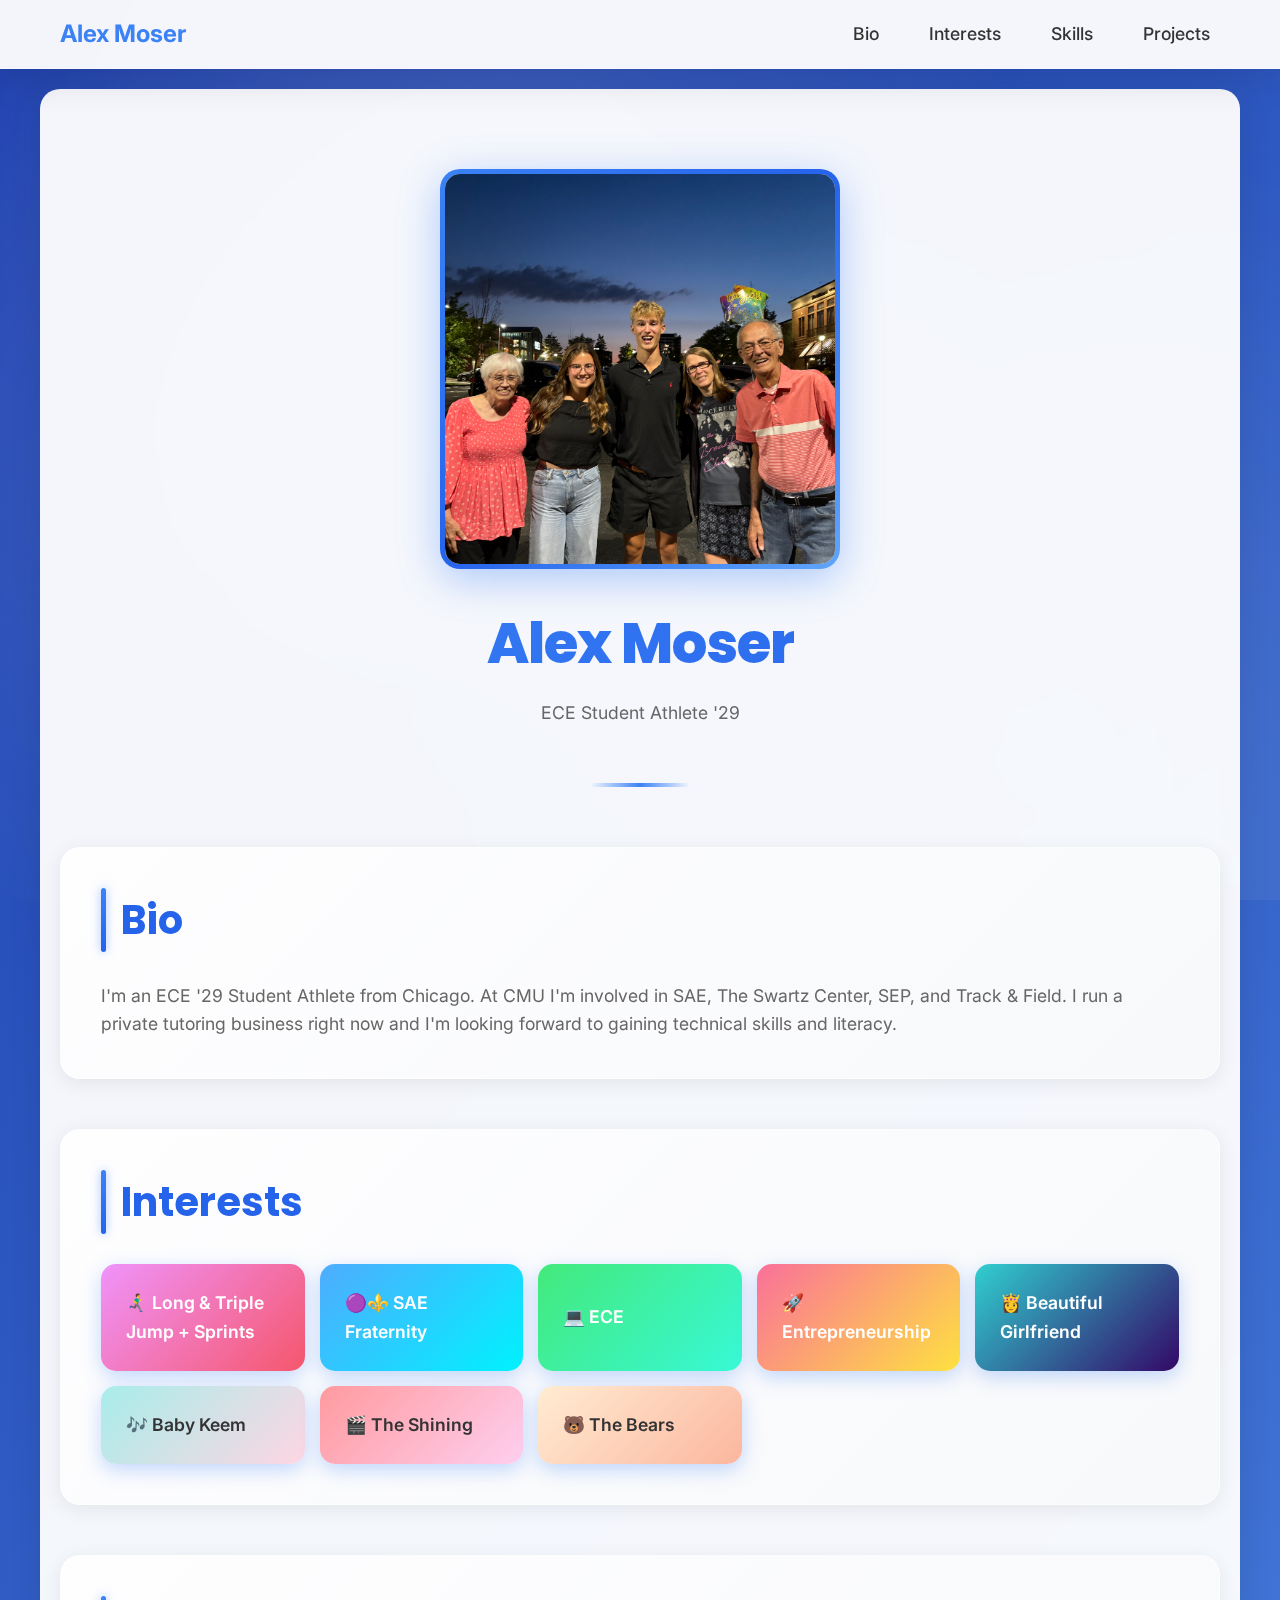
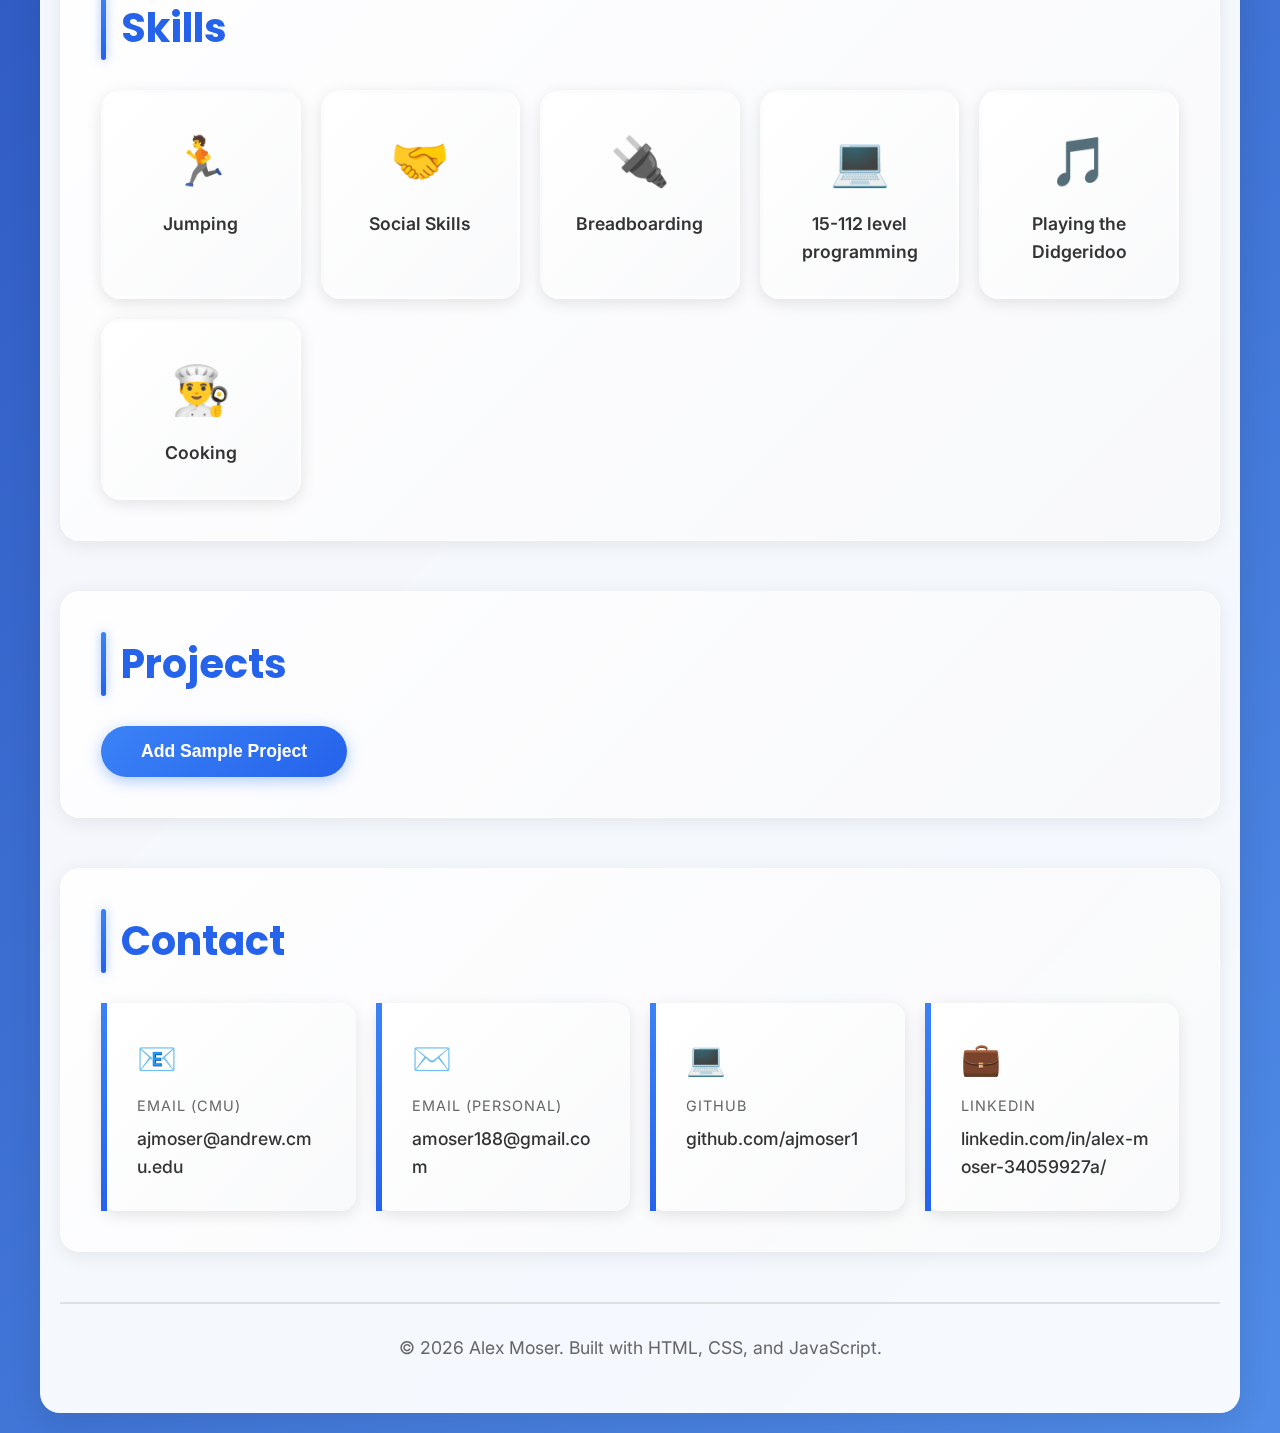
<file: index.html>
<!DOCTYPE html>
<!-- 
  HTML BASICS:
  - This is the document type declaration. It tells the browser this is HTML5.
  - Everything between <html> and </html> is your webpage content.
-->
<html lang="en">
<head>
    <!-- 
      THE <head> SECTION:
      - Contains metadata (information about the page, not visible content)
      - Links to CSS, JavaScript, and other resources
      - Sets the page title (shown in browser tab)
    -->
    <meta charset="UTF-8">
    <!-- UTF-8 is the character encoding - allows special characters and emojis -->
    
    <meta name="viewport" content="width=device-width, initial-scale=1.0">
    <!-- Makes the site responsive - works on mobile, tablet, and desktop -->
    
    <title>Moser Portfolio</title>
    
    <!-- Google Fonts for modern typography -->
    <link rel="preconnect" href="https://fonts.googleapis.com">
    <link rel="preconnect" href="https://fonts.gstatic.com" crossorigin>
    <link href="https://fonts.googleapis.com/css2?family=Inter:wght@300;400;500;600;700;800&family=Poppins:wght@400;500;600;700;800&display=swap" rel="stylesheet">
    <!-- This appears in the browser tab -->
    
    <!-- 
      CSS (Cascading Style Sheets):
      - Styles define HOW your content looks (colors, fonts, layout, spacing)
      - We're using a <style> tag to embed CSS directly in the HTML
      - You could also put this in a separate .css file and link it with:
        <link rel="stylesheet" href="styles.css">
    -->
    <style>
        /* 
          CSS SYNTAX:
          - Comments use /* */   /*
          - selector { property: value; }
          - Example: h1 { color: blue; } means "make all h1 headings blue"
        */
        
        /* 
          RESET & BASE STYLES:
          - * is a universal selector (applies to all elements)
          - margin: 0 and padding: 0 remove default browser spacing
          - box-sizing: border-box makes sizing calculations easier
        */
        * {
            margin: 0;
            padding: 0;
            box-sizing: border-box;
        }
        
        /* 
          BODY STYLING:
          - The <body> contains all visible content
          - font-family: defines which fonts to use (with fallbacks)
          - line-height: spacing between lines of text (1.6 = 60% extra space)
          - color: text color
          - background: page background
        */
        html {
            scroll-behavior: smooth;
            scroll-padding-top: 111px;
            /* Adds space at top when scrolling to sections, accounting for nav bar */
            /* This centers sections better when clicking nav links */
        }
        
        body {
            font-family: 'Inter', 'Segoe UI', Tahoma, Geneva, Verdana, sans-serif;
            line-height: 1.6;
            color: #333;
            background: linear-gradient(-45deg, #3b82f6, #2563eb, #60a5fa, #1e40af);
            background-size: 400% 400%;
            animation: gradientShift 15s ease infinite;
            min-height: 100vh;
            position: relative;
            overflow-x: hidden;
        }
        
        /* Animated gradient background */
        @keyframes gradientShift {
            0% { background-position: 0% 50%; }
            50% { background-position: 100% 50%; }
            100% { background-position: 0% 50%; }
        }
        
        /* Floating particles effect */
        body::before {
            content: '';
            position: fixed;
            top: 0;
            left: 0;
            width: 100%;
            height: 100%;
            background-image: 
                radial-gradient(circle at 20% 50%, rgba(255,255,255,0.1) 0%, transparent 50%),
                radial-gradient(circle at 80% 80%, rgba(255,255,255,0.1) 0%, transparent 50%),
                radial-gradient(circle at 40% 20%, rgba(255,255,255,0.1) 0%, transparent 50%);
            animation: float 20s ease-in-out infinite;
            pointer-events: none;
            z-index: 0;
        }
        
        @keyframes float {
            0%, 100% { transform: translateY(0px) rotate(0deg); }
            50% { transform: translateY(-20px) rotate(5deg); }
        }
        
        /* 
          CONTAINER:
          - max-width: limits how wide content can be (better readability)
          - margin: 0 auto centers the container horizontally
          - padding: adds space inside the container
          - background: white background for content area
        */
        .container {
            max-width: 1200px;
            margin: 0 auto;
            padding: 20px;
            background: rgba(255, 255, 255, 0.95);
            backdrop-filter: blur(10px);
            box-shadow: 0 8px 32px rgba(0,0,0,0.1);
            border-radius: 20px;
            position: relative;
            z-index: 1;
            margin-top: 20px;
            margin-bottom: 20px;
        }
        
        /* 
          NAVIGATION BAR:
          - Fixed at the top of the page
          - Stays visible when scrolling
          - Contains links to different sections
        */
        nav {
            position: sticky;
            top: 0;
            background: rgba(255, 255, 255, 0.9);
            backdrop-filter: blur(20px);
            box-shadow: 0 4px 30px rgba(0,0,0,0.1);
            z-index: 1000;
            padding: 15px 0;
            margin-bottom: 20px;
            width: 100%;
            border-bottom: 1px solid rgba(255,255,255,0.2);
            transition: all 0.3s ease;
        }
        
        nav:hover {
            background: rgba(255, 255, 255, 0.95);
            box-shadow: 0 6px 40px rgba(0,0,0,0.15);
        }
        
        .nav-container {
            max-width: 1200px;
            margin: 0 auto;
            padding: 0 20px;
            display: flex;
            justify-content: space-between;
            align-items: center;
        }
        
        .nav-links {
            display: flex;
            list-style: none;
            gap: 30px;
            margin: 0;
            padding: 0;
        }
        
        .nav-links li {
            margin: 0;
            padding: 0;
            background: none;
            border-radius: 0;
            transition: none;
        }
        
        .nav-links li:hover {
            transform: none;
            box-shadow: none;
        }
        
        .nav-links a {
            color: #333;
            text-decoration: none;
            font-weight: 500;
            font-size: 1.1em;
            transition: color 0.3s;
            padding: 5px 10px;
        }
        
        .nav-links a:hover {
            color: #3b82f6;
        }
        
        .nav-logo {
            font-size: 1.5em;
            font-weight: bold;
            color: #3b82f6;
            text-decoration: none;
        }
        
        /* 
          HEADER SECTION:
          - text-align: centers the text
          - padding: adds space around content (top/bottom left/right)
          - border-bottom: adds a line under the header
        */
        header {
            text-align: center;
            padding: 60px 20px;
            margin-bottom: 60px;
            position: relative;
            animation: fadeInUp 1s ease-out;
        }
        
        header::after {
            content: '';
            position: absolute;
            bottom: 0;
            left: 50%;
            transform: translateX(-50%);
            width: 100px;
            height: 4px;
            background: linear-gradient(90deg, transparent, #3b82f6, transparent);
            border-radius: 2px;
        }
        
        @keyframes fadeInUp {
            from {
                opacity: 0;
                transform: translateY(30px);
            }
            to {
                opacity: 1;
                transform: translateY(0);
            }
        }
        
        /* 
          PROFILE IMAGE:
          - Rectangular profile picture
          - Responsive sizing
          - Nice shadow effect
        */
        .profile-img {
            width: 400px;
            height: 400px;
            border-radius: 20px;
            object-fit: cover;
            border: 5px solid transparent;
            background: linear-gradient(white, white) padding-box,
                        linear-gradient(135deg, #3b82f6, #2563eb, #60a5fa) border-box;
            box-shadow: 0 10px 40px rgba(59, 130, 246, 0.4),
                        0 0 0 10px rgba(255,255,255,0.1);
            margin-bottom: 30px;
            display: block;
            margin-left: auto;
            margin-right: auto;
            transition: all 0.4s ease;
            animation: floatImage 6s ease-in-out infinite;
        }
        
        .profile-img:hover {
            transform: scale(1.05) rotate(2deg);
            box-shadow: 0 15px 50px rgba(59, 130, 246, 0.5),
                        0 0 0 15px rgba(255,255,255,0.2);
        }
        
        @keyframes floatImage {
            0%, 100% { transform: translateY(0px); }
            50% { transform: translateY(-10px); }
        }
        
        /* 
          HEADING STYLES:
          - h1 is the main heading (largest)
          - color: sets text color
          - margin-bottom: adds space below the heading
        */
        h1 {
            font-family: 'Poppins', sans-serif;
            background: linear-gradient(135deg, #3b82f6 0%, #2563eb 50%, #60a5fa 100%);
            background-size: 200% auto;
            -webkit-background-clip: text;
            -webkit-text-fill-color: transparent;
            background-clip: text;
            font-size: 3.5em;
            font-weight: 800;
            margin-bottom: 10px;
            animation: gradientText 3s ease infinite;
            letter-spacing: -1px;
        }
        
        @keyframes gradientText {
            0%, 100% { background-position: 0% center; }
            50% { background-position: 100% center; }
        }
        
        /* 
          PARAGRAPH STYLING:
          - font-size: sets text size
          - color: slightly gray for less emphasis
        */
        p {
            font-size: 1.1em;
            color: #666;
        }
        
        /* 
          SECTION STYLING:
          - Sections are logical divisions of content
          - margin-bottom: adds space between sections
        */
        section {
            margin-bottom: 50px;
            padding: 40px;
            background: linear-gradient(135deg, rgba(255,255,255,0.9) 0%, rgba(248,249,250,0.9) 100%);
            border-radius: 20px;
            box-shadow: 0 4px 20px rgba(0,0,0,0.08);
            border: 1px solid rgba(255,255,255,0.5);
            transition: all 0.4s ease;
            opacity: 1;
            transform: translateY(0);
        }
        
        section:hover {
            transform: translateY(-5px);
            box-shadow: 0 8px 30px rgba(59, 130, 246, 0.2);
        }
        
        /* 
          SECTION HEADINGS:
          - h2 is a subheading (smaller than h1)
          - border-left: adds a colored bar on the left
          - padding-left: adds space between border and text
        */
        h2 {
            font-family: 'Poppins', sans-serif;
            color: #2563eb;
            font-size: 2.5em;
            font-weight: 700;
            margin-bottom: 30px;
            position: relative;
            padding-left: 20px;
        }
        
        h2::before {
            content: '';
            position: absolute;
            left: 0;
            top: 0;
            bottom: 0;
            width: 5px;
            background: linear-gradient(180deg, #3b82f6, #2563eb);
            border-radius: 3px;
            box-shadow: 0 0 10px rgba(59, 130, 246, 0.5);
        }
        
        /* 
          LISTS:
          - list-style: none removes default bullet points
          - We'll add custom styling instead
        */
        ul {
            list-style: none;
            padding: 0;
        }
        
        /* 
          INTERESTS SECTION - Colorful Badge Style
        */
        .interests-grid {
            display: grid;
            grid-template-columns: repeat(auto-fit, minmax(200px, 1fr));
            gap: 15px;
        }
        
        .interest-badge {
            display: flex;
            align-items: center;
            padding: 25px;
            background: linear-gradient(135deg, #3b82f6 0%, #2563eb 100%);
            color: white;
            border-radius: 15px;
            font-weight: 600;
            font-size: 1.1em;
            transition: all 0.4s cubic-bezier(0.175, 0.885, 0.32, 1.275);
            box-shadow: 0 6px 20px rgba(59, 130, 246, 0.3);
            position: relative;
            overflow: hidden;
            opacity: 1;
            transform: translateY(0);
        }
        
        .interest-badge::before {
            content: '';
            position: absolute;
            top: 0;
            left: -100%;
            width: 100%;
            height: 100%;
            background: linear-gradient(90deg, transparent, rgba(255,255,255,0.2), transparent);
            transition: left 0.5s;
        }
        
        .interest-badge:hover::before {
            left: 100%;
        }
        
        .interest-badge:hover {
            transform: translateY(-8px) scale(1.05);
            box-shadow: 0 12px 30px rgba(59, 130, 246, 0.5);
        }
        
        .interest-badge:nth-child(1) {
            background: linear-gradient(135deg, #f093fb 0%, #f5576c 100%);
        }
        
        .interest-badge:nth-child(2) {
            background: linear-gradient(135deg, #4facfe 0%, #00f2fe 100%);
        }
        
        .interest-badge:nth-child(3) {
            background: linear-gradient(135deg, #43e97b 0%, #38f9d7 100%);
        }
        
        .interest-badge:nth-child(4) {
            background: linear-gradient(135deg, #fa709a 0%, #fee140 100%);
        }
        
        .interest-badge:nth-child(5) {
            background: linear-gradient(135deg, #30cfd0 0%, #330867 100%);
        }
        
        .interest-badge:nth-child(6) {
            background: linear-gradient(135deg, #a8edea 0%, #fed6e3 100%);
            color: #333;
        }
        
        .interest-badge:nth-child(7) {
            background: linear-gradient(135deg, #ff9a9e 0%, #fecfef 100%);
            color: #333;
        }
        
        .interest-badge:nth-child(8) {
            background: linear-gradient(135deg, #ffecd2 0%, #fcb69f 100%);
            color: #333;
        }
        
        /* 
          SKILLS SECTION - Icon Card Style
        */
        .skills-grid {
            display: grid;
            grid-template-columns: repeat(auto-fit, minmax(180px, 1fr));
            gap: 20px;
        }
        
        .skill-card {
            background: linear-gradient(135deg, rgba(255,255,255,0.95) 0%, rgba(248,249,250,0.95) 100%);
            padding: 30px;
            border-radius: 20px;
            text-align: center;
            border: 3px solid transparent;
            transition: all 0.4s cubic-bezier(0.175, 0.885, 0.32, 1.275);
            box-shadow: 0 4px 15px rgba(0,0,0,0.1);
            position: relative;
            overflow: hidden;
            opacity: 1;
            transform: translateY(0);
        }
        
        .skill-card::before {
            content: '';
            position: absolute;
            top: -50%;
            left: -50%;
            width: 200%;
            height: 200%;
            background: radial-gradient(circle, rgba(59, 130, 246, 0.1) 0%, transparent 70%);
            opacity: 0;
            transition: opacity 0.4s;
        }
        
        .skill-card::after {
            content: '';
            position: absolute;
            top: -3px;
            left: -3px;
            right: -3px;
            bottom: -3px;
            border-radius: 20px;
            background: linear-gradient(135deg, #3b82f6, #2563eb, #60a5fa);
            z-index: -1;
            opacity: 0;
            transition: opacity 0.4s;
        }
        
        .skill-card:hover::before {
            opacity: 1;
        }
        
        .skill-card:hover::after {
            opacity: 1;
        }
        
        .skill-card:hover {
            transform: translateY(-12px) scale(1.05);
            box-shadow: 0 15px 40px rgba(59, 130, 246, 0.4);
        }
        
        .skill-icon {
            transition: transform 0.4s ease;
        }
        
        .skill-card:hover .skill-icon {
            transform: scale(1.2) rotate(5deg);
        }
        
        .skill-icon {
            font-size: 3em;
            margin-bottom: 10px;
            display: block;
        }
        
        .skill-name {
            font-weight: 600;
            color: #333;
            font-size: 1.1em;
        }
        
        /* 
          CONTACT SECTION - Clickable Card Style
        */
        .contact-grid {
            display: grid;
            grid-template-columns: repeat(auto-fit, minmax(250px, 1fr));
            gap: 20px;
        }
        
        .contact-card {
            background: linear-gradient(135deg, rgba(255,255,255,0.95) 0%, rgba(248,249,250,0.95) 100%);
            padding: 30px;
            border-radius: 15px;
            border-left: 6px solid;
            border-image: linear-gradient(180deg, #3b82f6, #2563eb) 1;
            transition: all 0.4s cubic-bezier(0.175, 0.885, 0.32, 1.275);
            box-shadow: 0 4px 15px rgba(0,0,0,0.1);
            cursor: pointer;
            position: relative;
            overflow: hidden;
            opacity: 1;
            transform: translateX(0);
        }
        
        .contact-card::before {
            content: '';
            position: absolute;
            top: 0;
            left: -100%;
            width: 100%;
            height: 100%;
            background: linear-gradient(90deg, transparent, rgba(59, 130, 246, 0.1), transparent);
            transition: left 0.5s;
        }
        
        .contact-card:hover::before {
            left: 100%;
        }
        
        .contact-card:hover {
            transform: translateX(15px) scale(1.02);
            box-shadow: 0 10px 30px rgba(59, 130, 246, 0.4);
            border-left-width: 10px;
            background: linear-gradient(135deg, rgba(255,255,255,1) 0%, rgba(248,249,250,1) 100%);
        }
        
        .contact-icon {
            transition: transform 0.4s ease;
        }
        
        .contact-card:hover .contact-icon {
            transform: scale(1.2) rotate(-5deg);
        }
        
        .contact-icon {
            font-size: 2em;
            margin-bottom: 10px;
            display: block;
        }
        
        .contact-label {
            font-size: 0.9em;
            color: #666;
            text-transform: uppercase;
            letter-spacing: 1px;
            margin-bottom: 8px;
        }
        
        .contact-value {
            font-size: 1.1em;
            color: #333;
            font-weight: 500;
            word-break: break-all;
        }
        
        .contact-card a {
            color: #3b82f6;
            text-decoration: none;
        }
        
        .contact-card a:hover {
            text-decoration: underline;
        }
        
        /* 
          LEGACY LIST STYLING (for any remaining lists)
        */
        li {
            display: flex;
            align-items: center;
            padding: 15px;
            margin-bottom: 10px;
            background: white;
            border-radius: 5px;
            transition: transform 0.2s, box-shadow 0.2s;
        }
        
        li:hover {
            transform: scale(1.05);
            box-shadow: 0 4px 8px rgba(0,0,0,0.1);
        }
        
        /* 
          PROJECTS GRID:
          - display: grid creates a grid layout
          - grid-template-columns: defines column widths
          - repeat(auto-fit, minmax(...)) makes it responsive
          - gap: space between grid items
        */
        .projects-grid {
            display: grid;
            grid-template-columns: repeat(auto-fit, minmax(300px, 1fr));
            gap: 20px;
        }
        
        /* 
          PROJECT CARD:
          - Individual project containers
          - padding: internal spacing
          - background: card background
          - border-radius: rounded corners
          - cursor: pointer shows it's clickable
        */
        .project-card {
            padding: 30px;
            background: linear-gradient(135deg, rgba(255,255,255,0.95) 0%, rgba(248,249,250,0.95) 100%);
            border-radius: 15px;
            border: 2px solid transparent;
            background-clip: padding-box;
            cursor: pointer;
            transition: all 0.4s cubic-bezier(0.175, 0.885, 0.32, 1.275);
            position: relative;
            overflow: hidden;
            opacity: 1;
            transform: translateY(0);
        }
        
        .project-card::before {
            content: '';
            position: absolute;
            top: 0;
            left: -100%;
            width: 100%;
            height: 100%;
            background: linear-gradient(90deg, transparent, rgba(59, 130, 246, 0.1), transparent);
            transition: left 0.5s;
        }
        
        .project-card:hover::before {
            left: 100%;
        }
        
        .project-card:hover {
            border-color: #3b82f6;
            transform: translateY(-10px) scale(1.02);
            box-shadow: 0 15px 40px rgba(59, 130, 246, 0.3);
            background: linear-gradient(135deg, rgba(255,255,255,1) 0%, rgba(248,249,250,1) 100%);
        }
        
        /* 
          BUTTON STYLING:
          - display: inline-block allows width/height control
          - padding: internal spacing
          - background: button color
          - color: text color
          - border: none removes default border
          - border-radius: rounded corners
          - cursor: pointer shows it's clickable
        */
        button {
            display: inline-block;
            padding: 15px 40px;
            background: linear-gradient(135deg, #3b82f6 0%, #2563eb 100%);
            color: white;
            border: none;
            border-radius: 50px;
            font-size: 1.1em;
            font-weight: 600;
            cursor: pointer;
            transition: all 0.3s ease;
            box-shadow: 0 4px 15px rgba(59, 130, 246, 0.4);
            position: relative;
            overflow: hidden;
        }
        
        button::before {
            content: '';
            position: absolute;
            top: 50%;
            left: 50%;
            width: 0;
            height: 0;
            border-radius: 50%;
            background: rgba(255,255,255,0.3);
            transform: translate(-50%, -50%);
            transition: width 0.6s, height 0.6s;
        }
        
        button:hover::before {
            width: 300px;
            height: 300px;
        }
        
        button:hover {
            transform: translateY(-3px);
            box-shadow: 0 8px 25px rgba(59, 130, 246, 0.5);
        }
        
        button:active {
            transform: translateY(-1px);
        }
        
        /* 
          FOOTER:
          - text-align: centers content
          - padding: adds space
          - margin-top: space above footer
          - border-top: line above footer
        */
        footer {
            text-align: center;
            padding: 30px;
            margin-top: 50px;
            border-top: 2px solid #e0e0e0;
            color: #666;
        }
        
        /* 
          RESPONSIVE DESIGN:
          - @media queries apply styles only at certain screen sizes
          - This makes the site work well on mobile devices
        */
        @media (max-width: 768px) {
            /* When screen is 768px or smaller (tablets/phones) */
            h1 {
                font-size: 2em;
            }
            
            .projects-grid {
                grid-template-columns: 1fr;
                /* Single column on mobile */
            }
            
            section {
                padding: 20px;
            }
            
            .nav-links {
                gap: 15px;
            }
            
            .nav-links a {
                font-size: 0.9em;
            }
            
            .nav-logo {
                font-size: 1.2em;
            }
            
            .profile-img {
                width: 200px;
                height: 200px;
            }
            
            h1 {
                font-size: 2.5em;
            }
            
            h2 {
                font-size: 2em;
            }
            
            .interests-grid {
                grid-template-columns: 1fr;
            }
            
            .skills-grid {
                grid-template-columns: repeat(2, 1fr);
            }
            
            .contact-grid {
                grid-template-columns: 1fr;
            }
            
            section {
                padding: 25px;
            }
        }
    </style>
</head>

<body>
    <!-- 
      THE <body> SECTION:
      - Contains all visible content on your webpage
      - Everything users see goes here
    -->
    
    <!-- 
      NAVIGATION BAR:
      - <nav> is a semantic HTML5 element for navigation
      - Contains links to different sections of the page
      - Stays at the top when scrolling (sticky positioning)
    -->
    <nav>
        <div class="nav-container">
            <a href="#" class="nav-logo">Alex Moser</a>
            <ul class="nav-links">
                <li><a href="#about">Bio</a></li>
                <li><a href="#facts">Interests</a></li>
                <li><a href="#skills">Skills</a></li>
                <li><a href="#projects">Projects</a></li>
                
            </ul>
        </div>
    </nav>
    
    <div class="container">
        <!-- 
          DIV ELEMENTS:
          - <div> is a container element (doesn't have meaning, just groups content)
          - class="container" lets us style it with CSS (.container)
          - Classes can be reused multiple times
        -->
        
        <!-- 
          HEADER:
          - <header> is a semantic HTML5 element (has meaning)
          - Semantic elements help with accessibility and SEO
        -->
        <header>
            <!-- 
              PROFILE IMAGE:
              - Replace "your-image.jpg" with your actual image filename
              - Place your image file in the same folder as index.html
              - Supported formats: .jpg, .jpeg, .png, .gif, .webp
            -->
            <img src="profile.jpg" alt="Alex Moser" class="profile-img">
            
            <h1>Alex Moser</h1>
            <!-- 
              HEADINGS:
              - h1 is the main title (use only one per page)
              - h2, h3, h4, h5, h6 are subheadings (in order of importance)
            -->
            <p>ECE Student Athlete '29</p>
            <!-- 
              PARAGRAPHS:
              - <p> tags contain text paragraphs
              - Browsers add spacing before/after paragraphs automatically
            -->
        </header>
        
        <!-- 
          ABOUT SECTION:
          - <section> is a semantic element for major content sections
          - id="about" gives it a unique identifier (useful for JavaScript)
        -->
        <section id="about">
            <h2>Bio</h2>
            <p>
                <!-- 
                  PLACEHOLDER TEXT:
                  - Replace this with your actual information
                  - You can add more paragraphs, links, images, etc.
                -->
                I'm an ECE '29 Student Athlete from Chicago. At CMU I'm involved in SAE, The Swartz Center, SEP, and Track & Field. I run a private tutoring business right now and I'm looking forward to gaining technical skills and literacy. 
                
            </p>
        </section>
        
        <!-- 
          FACTS & INTERESTS SECTION:
          - <ul> is an unordered list (bullet points)
          - <li> are list items (each bullet point)
        -->
        <section id="facts">
            <h2>Interests</h2>
            <div class="interests-grid">
                <div class="interest-badge">🏃‍♂️‍➡️ Long & Triple Jump + Sprints</div>
                <div class="interest-badge">🟣⚜️ SAE Fraternity</div>
                <div class="interest-badge">💻 ECE</div>
                <div class="interest-badge">🚀 Entrepreneurship</div>
                <div class="interest-badge">👸 Beautiful Girlfriend</div>
                <div class="interest-badge">🎶 Baby Keem</div>
                <div class="interest-badge">🎬 The Shining</div>
                <div class="interest-badge">🐻 The Bears</div>
            </div>
        </section>
        

        <section id="skills">
            <h2>Skills</h2>
            <div class="skills-grid">
                <div class="skill-card">
                    <span class="skill-icon">🏃</span>
                    <div class="skill-name">Jumping</div>
                </div>
                <div class="skill-card">
                    <span class="skill-icon">🤝</span>
                    <div class="skill-name">Social Skills</div>
                </div>
                <div class="skill-card">
                    <span class="skill-icon">🔌</span>
                    <div class="skill-name">Breadboarding</div>
                </div>
                <div class="skill-card">
                    <span class="skill-icon">💻</span>
                    <div class="skill-name">15-112 level programming</div>
                </div>
                <div class="skill-card">
                    <span class="skill-icon">🎵</span>
                    <div class="skill-name">Playing the Didgeridoo</div>
                </div>
                <div class="skill-card">
                    <span class="skill-icon">👨‍🍳</span>
                    <div class="skill-name">Cooking</div>
                </div>
            </div>
        </section>        
        <!-- 
          PROJECTS SECTION:
          - This section is ready for your future coding projects
          - Each project will be a card in a grid layout
        -->
        <section id="projects">
            <h2>Projects</h2>
            <p style="margin-bottom: 20px;">
                <!-- 
                  INLINE STYLES:
                  - style="..." applies CSS directly to one element
                  - Useful for one-off styling, but CSS in <style> tag is usually better
                -->
                
            </p>
            
            <!-- 
              BUTTON:
              - <button> creates a clickable button
              - onclick is a JavaScript event handler (runs code when clicked)
            -->
            <button onclick="addProject()">Add Sample Project</button>
            
            <!-- 
              DIV FOR PROJECTS:
              - This is where projects will be displayed
              - class="projects-grid" applies our grid CSS styling
            -->
            <div class="projects-grid" id="projects-container">
                <!-- Projects will be added here by JavaScript or manually -->
            </div>
        </section>


        <section id="contact">
            <h2>Contact</h2>
            <div class="contact-grid">
                <div class="contact-card" onclick="window.location.href='mailto:ajmoser@andrew.cmu.edu'">
                    <span class="contact-icon">📧</span>
                    <div class="contact-label">Email (CMU)</div>
                    <div class="contact-value">ajmoser@andrew.cmu.edu</div>
                </div>
                <div class="contact-card" onclick="window.location.href='mailto:amoser188@gmail.com'">
                    <span class="contact-icon">✉️</span>
                    <div class="contact-label">Email (Personal)</div>
                    <div class="contact-value">amoser188@gmail.com</div>
                </div>
                <div class="contact-card" onclick="window.open('https://github.com/ajmoser1', '_blank')">
                    <span class="contact-icon">💻</span>
                    <div class="contact-label">GitHub</div>
                    <div class="contact-value">github.com/ajmoser1</div>
                </div>
                <div class="contact-card" onclick="window.open('https://linkedin.com/in/alex-moser-34059927a/', '_blank')">
                    <span class="contact-icon">💼</span>
                    <div class="contact-label">LinkedIn</div>
                    <div class="contact-value">linkedin.com/in/alex-moser-34059927a/</div>
                </div>
            </div>
        </section>
        <!-- 
          FOOTER:
          - <footer> is a semantic element for footer content
          - Usually contains copyright, links, contact info
        -->
        <footer>
            <p>&copy; 2026 Alex Moser. Built with HTML, CSS, and JavaScript.</p>
            <!-- 
              HTML ENTITIES:
              - &copy; displays the copyright symbol ©
              - Other common ones: &nbsp; (space), &amp; (&), &lt; (<), &gt; (>)
            -->
        </footer>
    </div>
    
    <!-- 
      JAVASCRIPT:
      - <script> contains JavaScript code
      - JavaScript adds interactivity to your website
      - We're putting it at the bottom so HTML loads first
    -->
    <script>
        /* 
          JAVASCRIPT BASICS:
          - // for single-line comments
          - /* */ for multi-line comments
          - Functions are reusable blocks of code
          - Variables store data (let, const, var)
        */
        
        // Counter to track how many projects we've added
        let projectCount = 3; // Start at 3 since we have 3 placeholder projects
        
        /* 
          FUNCTION DEFINITION:
          - function keyword creates a function
          - addProject is the function name
          - Code inside { } runs when function is called
        */
        function addProject() {
            projectCount++;
            
            /* 
              DOM MANIPULATION:
              - document.getElementById() finds an element by its id
              - innerHTML lets us change the content inside an element
              - += adds to existing content (instead of replacing it)
            */
            const container = document.getElementById('projects-container');
            
            /* 
              TEMPLATE LITERALS:
              - Backticks (`) allow multi-line strings
              - ${} lets us insert variables/expressions
              - This creates HTML dynamically
            */
            container.innerHTML += `
                <div class="project-card" onclick="alert('Project ${projectCount} clicked!')">
                    <h3>Project ${projectCount}</h3>
                    <p>This is a sample project. Click to interact!</p>
                    <p><strong>Technologies:</strong> HTML, CSS, JavaScript</p>
                </div>
            `;
            
            /* 
              CONSOLE LOG:
              - console.log() outputs to browser's developer console
              - Great for debugging (press F12 to see console)
            */
            console.log(`Added project ${projectCount}`);
        }
        
        /* 
          EVENT LISTENERS:
          - This code runs when the page finishes loading
          - We can add initial projects or setup here
        */
        window.addEventListener('load', function() {
            console.log('Portfolio website loaded!');
            // Add three placeholder projects on page load
            const container = document.getElementById('projects-container');
            container.innerHTML = `
                <div class="project-card">
                    <h3>Project 1</h3>
                    <p>Project description goes here...</p>
                    <p><strong>Technologies:</strong> </p>
                </div>
                <div class="project-card">
                    <h3>Project 2</h3>
                    <p>Project description goes here...</p>
                    <p><strong>Technologies:</strong> </p>
                </div>
                <div class="project-card">
                    <h3>Project 3</h3>
                    <p>Project description goes here...</p>
                    <p><strong>Technologies:</strong> </p>
                </div>
            `;
            
            // Optional: Add subtle scroll animations (elements are already visible)
            const observerOptions = {
                threshold: 0.1,
                rootMargin: '0px 0px -50px 0px'
            };
            
            const observer = new IntersectionObserver(function(entries) {
                entries.forEach(entry => {
                    if (entry.isIntersecting) {
                        entry.target.style.opacity = '1';
                        entry.target.style.transform = entry.target.classList.contains('contact-card') ? 'translateX(0)' : 'translateY(0)';
                    }
                });
            }, observerOptions);
            
            // All elements are visible by default, observer just ensures smooth appearance
            document.querySelectorAll('.interest-badge, .skill-card, .contact-card, .project-card').forEach((el) => {
                observer.observe(el);
            });
        });
        
        /* 
          LEARNING TIP:
          - Try opening browser developer tools (F12 or right-click > Inspect)
          - Check the Console tab to see console.log() messages
          - Try modifying values and see what happens!
        */
    </script>
</body>
</html>
</file>
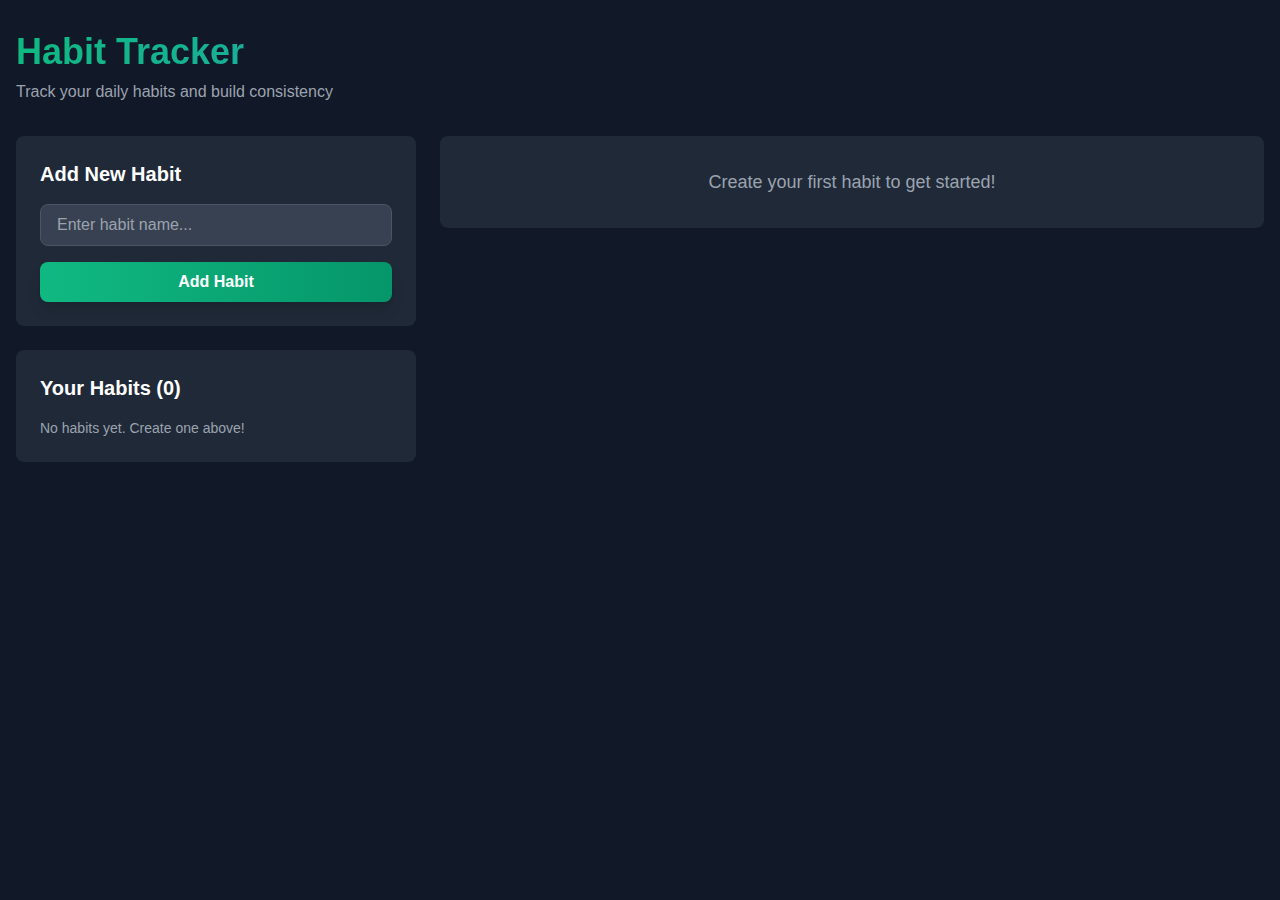
<file: habit-tracker-deploy/index.html>
<!DOCTYPE html>
<html lang="en">
  <head>
    <meta charset="UTF-8" />
    <meta name="viewport" content="width=device-width, initial-scale=1.0" />
    <title>Habit Tracker</title>
    <script type="module" crossorigin src="/habit-tracker/assets/index-fsxdv49O.js"></script>
    <link rel="stylesheet" crossorigin href="/habit-tracker/assets/index-B8A5CPb4.css">
  </head>
  <body>
    <div id="root"></div>
  </body>
</html>
</file>
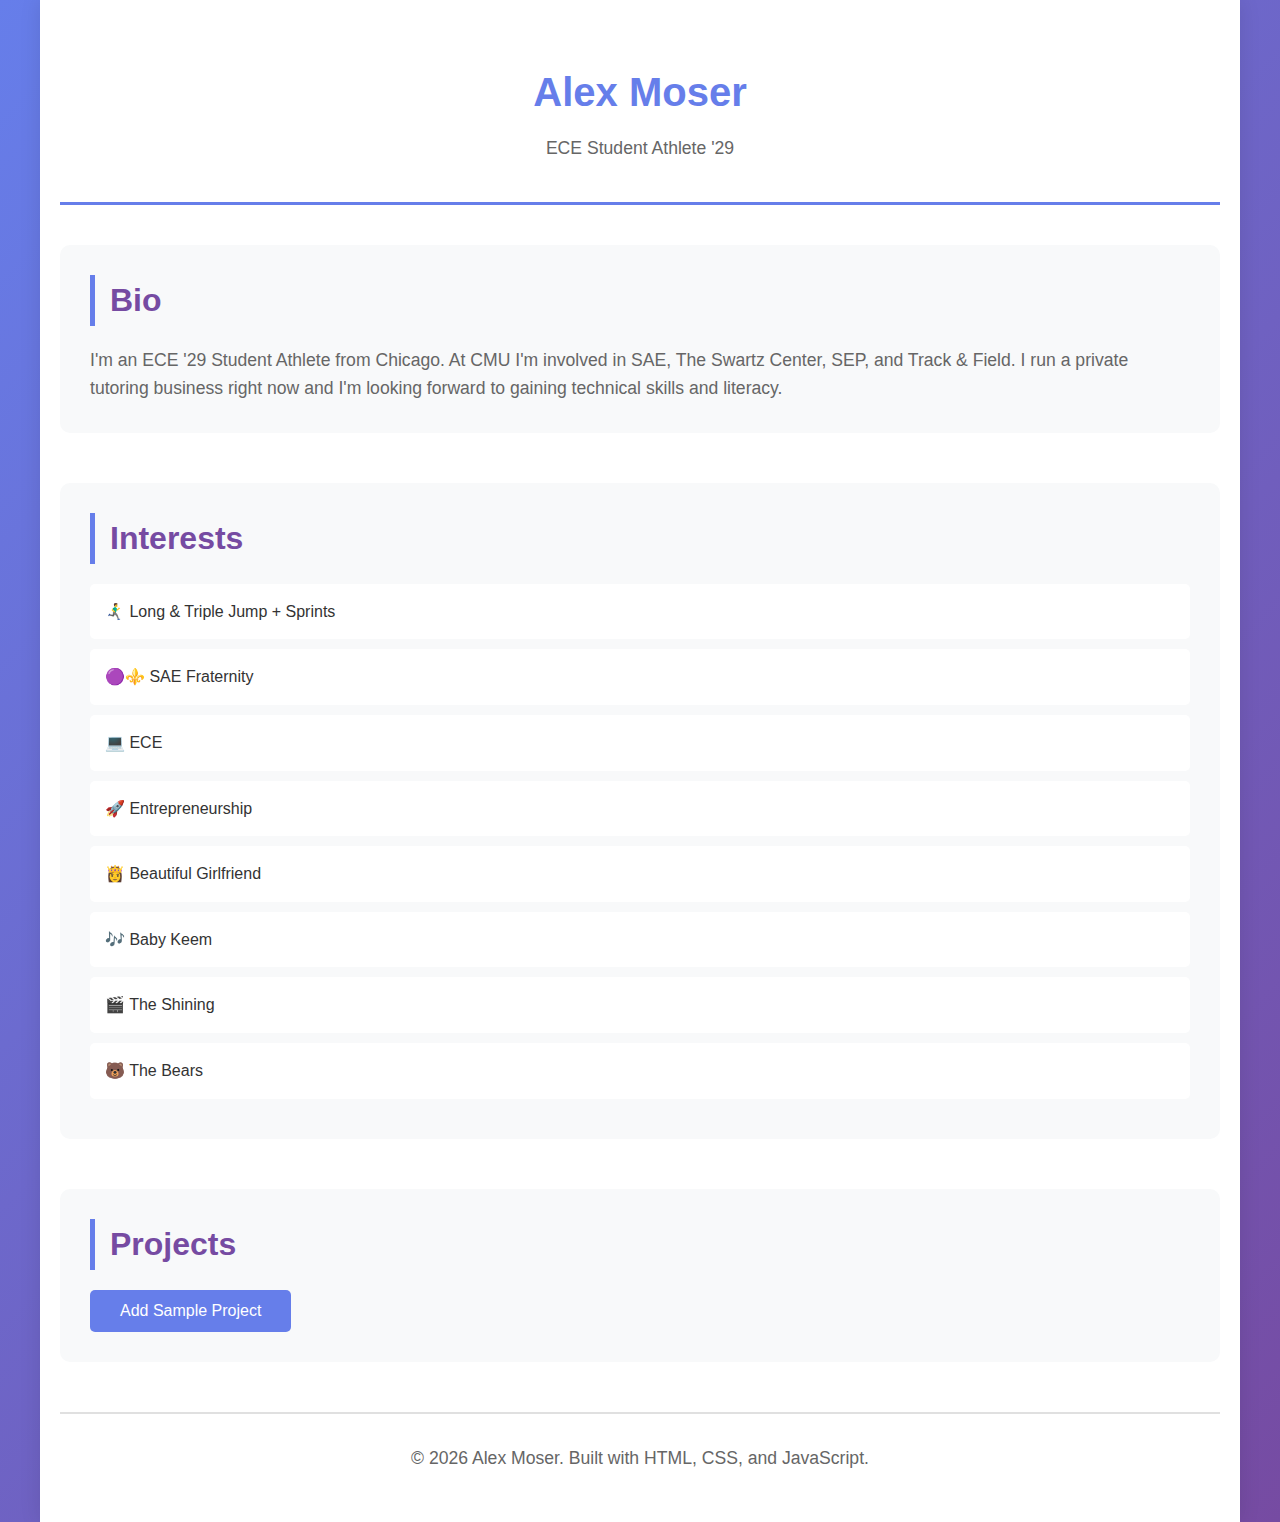
<file: main.html>
<!DOCTYPE html>
<!-- 
  HTML BASICS:
  - This is the document type declaration. It tells the browser this is HTML5.
  - Everything between <html> and </html> is your webpage content.
-->
<html lang="en">
<head>
    <!-- 
      THE <head> SECTION:
      - Contains metadata (information about the page, not visible content)
      - Links to CSS, JavaScript, and other resources
      - Sets the page title (shown in browser tab)
    -->
    <meta charset="UTF-8">
    <!-- UTF-8 is the character encoding - allows special characters and emojis -->
    
    <meta name="viewport" content="width=device-width, initial-scale=1.0">
    <!-- Makes the site responsive - works on mobile, tablet, and desktop -->
    
    <title>Moser Portfolio</title>
    <!-- This appears in the browser tab -->
    
    <!-- 
      CSS (Cascading Style Sheets):
      - Styles define HOW your content looks (colors, fonts, layout, spacing)
      - We're using a <style> tag to embed CSS directly in the HTML
      - You could also put this in a separate .css file and link it with:
        <link rel="stylesheet" href="styles.css">
    -->
    <style>
        /* 
          CSS SYNTAX:
          - Comments use /* */   /*
          - selector { property: value; }
          - Example: h1 { color: blue; } means "make all h1 headings blue"
        */
        
        /* 
          RESET & BASE STYLES:
          - * is a universal selector (applies to all elements)
          - margin: 0 and padding: 0 remove default browser spacing
          - box-sizing: border-box makes sizing calculations easier
        */
        * {
            margin: 0;
            padding: 0;
            box-sizing: border-box;
        }
        
        /* 
          BODY STYLING:
          - The <body> contains all visible content
          - font-family: defines which fonts to use (with fallbacks)
          - line-height: spacing between lines of text (1.6 = 60% extra space)
          - color: text color
          - background: page background
        */
        body {
            font-family: 'Segoe UI', Tahoma, Geneva, Verdana, sans-serif;
            line-height: 1.6;
            color: #333;
            background: linear-gradient(135deg, #667eea 0%, #764ba2 100%);
            /* linear-gradient creates a smooth color transition */
            min-height: 100vh;
            /* vh = viewport height, ensures page is at least full screen height */
        }
        
        /* 
          CONTAINER:
          - max-width: limits how wide content can be (better readability)
          - margin: 0 auto centers the container horizontally
          - padding: adds space inside the container
          - background: white background for content area
        */
        .container {
            max-width: 1200px;
            margin: 0 auto;
            padding: 20px;
            background: white;
            box-shadow: 0 0 20px rgba(0,0,0,0.1);
            /* box-shadow adds a subtle shadow effect */
        }
        
        /* 
          HEADER SECTION:
          - text-align: centers the text
          - padding: adds space around content (top/bottom left/right)
          - border-bottom: adds a line under the header
        */
        header {
            text-align: center;
            padding: 40px 20px;
            border-bottom: 3px solid #667eea;
            margin-bottom: 40px;
        }
        
        /* 
          HEADING STYLES:
          - h1 is the main heading (largest)
          - color: sets text color
          - margin-bottom: adds space below the heading
        */
        h1 {
            color: #667eea;
            font-size: 2.5em;
            margin-bottom: 10px;
        }
        
        /* 
          PARAGRAPH STYLING:
          - font-size: sets text size
          - color: slightly gray for less emphasis
        */
        p {
            font-size: 1.1em;
            color: #666;
        }
        
        /* 
          SECTION STYLING:
          - Sections are logical divisions of content
          - margin-bottom: adds space between sections
        */
        section {
            margin-bottom: 50px;
            padding: 30px;
            background: #f8f9fa;
            border-radius: 10px;
            /* border-radius rounds the corners */
        }
        
        /* 
          SECTION HEADINGS:
          - h2 is a subheading (smaller than h1)
          - border-left: adds a colored bar on the left
          - padding-left: adds space between border and text
        */
        h2 {
            color: #764ba2;
            font-size: 2em;
            margin-bottom: 20px;
            border-left: 5px solid #667eea;
            padding-left: 15px;
        }
        
        /* 
          LISTS:
          - list-style: none removes default bullet points
          - We'll add custom styling instead
        */
        ul {
            list-style: none;
            padding: 0;
        }
        
        /* 
          LIST ITEMS:
          - display: flex allows flexible layout
          - align-items: center vertically centers content
          - padding: adds space around each item
          - margin-bottom: space between items
          - background: light background for each item
          - border-radius: rounded corners
          - transition: smooth animation when hovering
        */
        li {
            display: flex;
            align-items: center;
            padding: 15px;
            margin-bottom: 10px;
            background: white;
            border-radius: 5px;
            transition: transform 0.2s, box-shadow 0.2s;
            /* transition creates smooth animations */
        }
        
        /* 
          HOVER EFFECT:
          - :hover is a pseudo-class (applies when mouse is over element)
          - transform: scale slightly enlarges the item
          - box-shadow: adds shadow on hover
        */
        li:hover {
            transform: scale(1.05);
            box-shadow: 0 4px 8px rgba(0,0,0,0.1);
        }
        
        /* 
          PROJECTS GRID:
          - display: grid creates a grid layout
          - grid-template-columns: defines column widths
          - repeat(auto-fit, minmax(...)) makes it responsive
          - gap: space between grid items
        */
        .projects-grid {
            display: grid;
            grid-template-columns: repeat(auto-fit, minmax(300px, 1fr));
            gap: 20px;
        }
        
        /* 
          PROJECT CARD:
          - Individual project containers
          - padding: internal spacing
          - background: card background
          - border-radius: rounded corners
          - cursor: pointer shows it's clickable
        */
        .project-card {
            padding: 20px;
            background: white;
            border-radius: 8px;
            border: 2px solid #e0e0e0;
            cursor: pointer;
            transition: all 0.3s;
        }
        
        .project-card:hover {
            border-color: #667eea;
            transform: translateY(-5px);
            /* translateY moves element up on hover */
            box-shadow: 0 6px 12px rgba(102, 126, 234, 0.2);
        }
        
        /* 
          BUTTON STYLING:
          - display: inline-block allows width/height control
          - padding: internal spacing
          - background: button color
          - color: text color
          - border: none removes default border
          - border-radius: rounded corners
          - cursor: pointer shows it's clickable
        */
        button {
            display: inline-block;
            padding: 12px 30px;
            background: #667eea;
            color: white;
            border: none;
            border-radius: 5px;
            font-size: 1em;
            cursor: pointer;
            transition: background 0.3s;
        }
        
        button:hover {
            background: #764ba2;
        }
        
        /* 
          FOOTER:
          - text-align: centers content
          - padding: adds space
          - margin-top: space above footer
          - border-top: line above footer
        */
        footer {
            text-align: center;
            padding: 30px;
            margin-top: 50px;
            border-top: 2px solid #e0e0e0;
            color: #666;
        }
        
        /* 
          RESPONSIVE DESIGN:
          - @media queries apply styles only at certain screen sizes
          - This makes the site work well on mobile devices
        */
        @media (max-width: 768px) {
            /* When screen is 768px or smaller (tablets/phones) */
            h1 {
                font-size: 2em;
            }
            
            .projects-grid {
                grid-template-columns: 1fr;
                /* Single column on mobile */
            }
            
            section {
                padding: 20px;
            }
        }
    </style>
</head>

<body>
    <!-- 
      THE <body> SECTION:
      - Contains all visible content on your webpage
      - Everything users see goes here
    -->
    
    <div class="container">
        <!-- 
          DIV ELEMENTS:
          - <div> is a container element (doesn't have meaning, just groups content)
          - class="container" lets us style it with CSS (.container)
          - Classes can be reused multiple times
        -->
        
        <!-- 
          HEADER:
          - <header> is a semantic HTML5 element (has meaning)
          - Semantic elements help with accessibility and SEO
        -->
        <header>
            <h1>Alex Moser</h1>
            <!-- 
              HEADINGS:
              - h1 is the main title (use only one per page)
              - h2, h3, h4, h5, h6 are subheadings (in order of importance)
            -->
            <p>ECE Student Athlete '29</p>
            <!-- 
              PARAGRAPHS:
              - <p> tags contain text paragraphs
              - Browsers add spacing before/after paragraphs automatically
            -->
        </header>
        
        <!-- 
          ABOUT SECTION:
          - <section> is a semantic element for major content sections
          - id="about" gives it a unique identifier (useful for JavaScript)
        -->
        <section id="about">
            <h2>Bio</h2>
            <p>
                <!-- 
                  PLACEHOLDER TEXT:
                  - Replace this with your actual information
                  - You can add more paragraphs, links, images, etc.
                -->
                I'm an ECE '29 Student Athlete from Chicago. At CMU I'm involved in SAE, The Swartz Center, SEP, and Track & Field. I run a private tutoring business right now and I'm looking forward to gaining technical skills and literacy. 
                
            </p>
        </section>
        
        <!-- 
          FACTS & INTERESTS SECTION:
          - <ul> is an unordered list (bullet points)
          - <li> are list items (each bullet point)
        -->
        <section id="facts">
            <h2>Interests</h2>
            <ul>
                <li>🏃‍♂️‍➡️ Long & Triple Jump + Sprints</li>
                <li>🟣⚜️ SAE Fraternity</li>
                <li>💻 ECE </li>
                <li>🚀 Entrepreneurship</li>
                <li>👸 Beautiful Girlfriend</li>
                <li>🎶 Baby Keem</li>
                <li>🎬 The Shining</li>
                <li>🐻 The Bears</li>
                
                <!-- 
                  EMOJIS:
                  - You can use emojis directly in HTML (UTF-8 encoding allows this)
                  - Or use HTML entities like &#128516; for 😄
                -->
            </ul>
        </section>
        
        <!-- 
          PROJECTS SECTION:
          - This section is ready for your future coding projects
          - Each project will be a card in a grid layout
        -->
        <section id="projects">
            <h2>Projects</h2>
            <p style="margin-bottom: 20px;">
                <!-- 
                  INLINE STYLES:
                  - style="..." applies CSS directly to one element
                  - Useful for one-off styling, but CSS in <style> tag is usually better
                -->
                
            </p>
            
            <!-- 
              BUTTON:
              - <button> creates a clickable button
              - onclick is a JavaScript event handler (runs code when clicked)
            -->
            <button onclick="addProject()">Add Sample Project</button>
            
            <!-- 
              DIV FOR PROJECTS:
              - This is where projects will be displayed
              - class="projects-grid" applies our grid CSS styling
            -->
            <div class="projects-grid" id="projects-container">
                <!-- Projects will be added here by JavaScript or manually -->
            </div>
        </section>
        
        <!-- 
          FOOTER:
          - <footer> is a semantic element for footer content
          - Usually contains copyright, links, contact info
        -->
        <footer>
            <p>&copy; 2026 Alex Moser. Built with HTML, CSS, and JavaScript.</p>
            <!-- 
              HTML ENTITIES:
              - &copy; displays the copyright symbol ©
              - Other common ones: &nbsp; (space), &amp; (&), &lt; (<), &gt; (>)
            -->
        </footer>
    </div>
    
    <!-- 
      JAVASCRIPT:
      - <script> contains JavaScript code
      - JavaScript adds interactivity to your website
      - We're putting it at the bottom so HTML loads first
    -->
    <script>
        /* 
          JAVASCRIPT BASICS:
          - // for single-line comments
          - /* */ for multi-line comments
          - Functions are reusable blocks of code
          - Variables store data (let, const, var)
        */
        
        // Counter to track how many projects we've added
        let projectCount = 0;
        
        /* 
          FUNCTION DEFINITION:
          - function keyword creates a function
          - addProject is the function name
          - Code inside { } runs when function is called
        */
        function addProject() {
            projectCount++;
            
            /* 
              DOM MANIPULATION:
              - document.getElementById() finds an element by its id
              - innerHTML lets us change the content inside an element
              - += adds to existing content (instead of replacing it)
            */
            const container = document.getElementById('projects-container');
            
            /* 
              TEMPLATE LITERALS:
              - Backticks (`) allow multi-line strings
              - ${} lets us insert variables/expressions
              - This creates HTML dynamically
            */
            container.innerHTML += `
                <div class="project-card" onclick="alert('Project ${projectCount} clicked!')">
                    <h3>Project ${projectCount}</h3>
                    <p>This is a sample project. Click to interact!</p>
                    <p><strong>Technologies:</strong> HTML, CSS, JavaScript</p>
                </div>
            `;
            
            /* 
              CONSOLE LOG:
              - console.log() outputs to browser's developer console
              - Great for debugging (press F12 to see console)
            */
            console.log(`Added project ${projectCount}`);
        }
        
        /* 
          EVENT LISTENERS:
          - This code runs when the page finishes loading
          - We can add initial projects or setup here
        */
        window.addEventListener('load', function() {
            console.log('Portfolio website loaded!');
            // You can add code here that runs when page loads
        });
        
        /* 
          LEARNING TIP:
          - Try opening browser developer tools (F12 or right-click > Inspect)
          - Check the Console tab to see console.log() messages
          - Try modifying values and see what happens!
        */
    </script>
</body>
</html>
</file>
<file: habit-tracker/assets/index-B8A5CPb4.css>
*,:before,:after{--tw-border-spacing-x: 0;--tw-border-spacing-y: 0;--tw-translate-x: 0;--tw-translate-y: 0;--tw-rotate: 0;--tw-skew-x: 0;--tw-skew-y: 0;--tw-scale-x: 1;--tw-scale-y: 1;--tw-pan-x: ;--tw-pan-y: ;--tw-pinch-zoom: ;--tw-scroll-snap-strictness: proximity;--tw-gradient-from-position: ;--tw-gradient-via-position: ;--tw-gradient-to-position: ;--tw-ordinal: ;--tw-slashed-zero: ;--tw-numeric-figure: ;--tw-numeric-spacing: ;--tw-numeric-fraction: ;--tw-ring-inset: ;--tw-ring-offset-width: 0px;--tw-ring-offset-color: #fff;--tw-ring-color: rgb(59 130 246 / .5);--tw-ring-offset-shadow: 0 0 #0000;--tw-ring-shadow: 0 0 #0000;--tw-shadow: 0 0 #0000;--tw-shadow-colored: 0 0 #0000;--tw-blur: ;--tw-brightness: ;--tw-contrast: ;--tw-grayscale: ;--tw-hue-rotate: ;--tw-invert: ;--tw-saturate: ;--tw-sepia: ;--tw-drop-shadow: ;--tw-backdrop-blur: ;--tw-backdrop-brightness: ;--tw-backdrop-contrast: ;--tw-backdrop-grayscale: ;--tw-backdrop-hue-rotate: ;--tw-backdrop-invert: ;--tw-backdrop-opacity: ;--tw-backdrop-saturate: ;--tw-backdrop-sepia: ;--tw-contain-size: ;--tw-contain-layout: ;--tw-contain-paint: ;--tw-contain-style: }::backdrop{--tw-border-spacing-x: 0;--tw-border-spacing-y: 0;--tw-translate-x: 0;--tw-translate-y: 0;--tw-rotate: 0;--tw-skew-x: 0;--tw-skew-y: 0;--tw-scale-x: 1;--tw-scale-y: 1;--tw-pan-x: ;--tw-pan-y: ;--tw-pinch-zoom: ;--tw-scroll-snap-strictness: proximity;--tw-gradient-from-position: ;--tw-gradient-via-position: ;--tw-gradient-to-position: ;--tw-ordinal: ;--tw-slashed-zero: ;--tw-numeric-figure: ;--tw-numeric-spacing: ;--tw-numeric-fraction: ;--tw-ring-inset: ;--tw-ring-offset-width: 0px;--tw-ring-offset-color: #fff;--tw-ring-color: rgb(59 130 246 / .5);--tw-ring-offset-shadow: 0 0 #0000;--tw-ring-shadow: 0 0 #0000;--tw-shadow: 0 0 #0000;--tw-shadow-colored: 0 0 #0000;--tw-blur: ;--tw-brightness: ;--tw-contrast: ;--tw-grayscale: ;--tw-hue-rotate: ;--tw-invert: ;--tw-saturate: ;--tw-sepia: ;--tw-drop-shadow: ;--tw-backdrop-blur: ;--tw-backdrop-brightness: ;--tw-backdrop-contrast: ;--tw-backdrop-grayscale: ;--tw-backdrop-hue-rotate: ;--tw-backdrop-invert: ;--tw-backdrop-opacity: ;--tw-backdrop-saturate: ;--tw-backdrop-sepia: ;--tw-contain-size: ;--tw-contain-layout: ;--tw-contain-paint: ;--tw-contain-style: }*,:before,:after{box-sizing:border-box;border-width:0;border-style:solid;border-color:#e5e7eb}:before,:after{--tw-content: ""}html,:host{line-height:1.5;-webkit-text-size-adjust:100%;-moz-tab-size:4;-o-tab-size:4;tab-size:4;font-family:ui-sans-serif,system-ui,sans-serif,"Apple Color Emoji","Segoe UI Emoji",Segoe UI Symbol,"Noto Color Emoji";font-feature-settings:normal;font-variation-settings:normal;-webkit-tap-highlight-color:transparent}body{margin:0;line-height:inherit}hr{height:0;color:inherit;border-top-width:1px}abbr:where([title]){-webkit-text-decoration:underline dotted;text-decoration:underline dotted}h1,h2,h3,h4,h5,h6{font-size:inherit;font-weight:inherit}a{color:inherit;text-decoration:inherit}b,strong{font-weight:bolder}code,kbd,samp,pre{font-family:ui-monospace,SFMono-Regular,Menlo,Monaco,Consolas,Liberation Mono,Courier New,monospace;font-feature-settings:normal;font-variation-settings:normal;font-size:1em}small{font-size:80%}sub,sup{font-size:75%;line-height:0;position:relative;vertical-align:baseline}sub{bottom:-.25em}sup{top:-.5em}table{text-indent:0;border-color:inherit;border-collapse:collapse}button,input,optgroup,select,textarea{font-family:inherit;font-feature-settings:inherit;font-variation-settings:inherit;font-size:100%;font-weight:inherit;line-height:inherit;letter-spacing:inherit;color:inherit;margin:0;padding:0}button,select{text-transform:none}button,input:where([type=button]),input:where([type=reset]),input:where([type=submit]){-webkit-appearance:button;background-color:transparent;background-image:none}:-moz-focusring{outline:auto}:-moz-ui-invalid{box-shadow:none}progress{vertical-align:baseline}::-webkit-inner-spin-button,::-webkit-outer-spin-button{height:auto}[type=search]{-webkit-appearance:textfield;outline-offset:-2px}::-webkit-search-decoration{-webkit-appearance:none}::-webkit-file-upload-button{-webkit-appearance:button;font:inherit}summary{display:list-item}blockquote,dl,dd,h1,h2,h3,h4,h5,h6,hr,figure,p,pre{margin:0}fieldset{margin:0;padding:0}legend{padding:0}ol,ul,menu{list-style:none;margin:0;padding:0}dialog{padding:0}textarea{resize:vertical}input::-moz-placeholder,textarea::-moz-placeholder{opacity:1;color:#9ca3af}input::placeholder,textarea::placeholder{opacity:1;color:#9ca3af}button,[role=button]{cursor:pointer}:disabled{cursor:default}img,svg,video,canvas,audio,iframe,embed,object{display:block;vertical-align:middle}img,video{max-width:100%;height:auto}[hidden]:where(:not([hidden=until-found])){display:none}.container{width:100%}@media (min-width: 640px){.container{max-width:640px}}@media (min-width: 768px){.container{max-width:768px}}@media (min-width: 1024px){.container{max-width:1024px}}@media (min-width: 1280px){.container{max-width:1280px}}@media (min-width: 1536px){.container{max-width:1536px}}.mx-auto{margin-left:auto;margin-right:auto}.mb-1{margin-bottom:.25rem}.mb-2{margin-bottom:.5rem}.mb-4{margin-bottom:1rem}.mb-6{margin-bottom:1.5rem}.mb-8{margin-bottom:2rem}.ml-4{margin-left:1rem}.mr-2{margin-right:.5rem}.mt-1{margin-top:.25rem}.mt-2{margin-top:.5rem}.mt-3{margin-top:.75rem}.mt-6{margin-top:1.5rem}.inline-block{display:inline-block}.flex{display:flex}.grid{display:grid}.h-1{height:.25rem}.h-3{height:.75rem}.min-h-screen{min-height:100vh}.w-12{width:3rem}.w-3{width:.75rem}.w-full{width:100%}.min-w-full{min-width:100%}.max-w-7xl{max-width:80rem}.flex-1{flex:1 1 0%}.cursor-not-allowed{cursor:not-allowed}.cursor-pointer{cursor:pointer}.grid-cols-1{grid-template-columns:repeat(1,minmax(0,1fr))}.flex-col{flex-direction:column}.items-center{align-items:center}.justify-between{justify-content:space-between}.gap-1{gap:.25rem}.gap-2{gap:.5rem}.gap-4{gap:1rem}.gap-6{gap:1.5rem}.space-y-2>:not([hidden])~:not([hidden]){--tw-space-y-reverse: 0;margin-top:calc(.5rem * calc(1 - var(--tw-space-y-reverse)));margin-bottom:calc(.5rem * var(--tw-space-y-reverse))}.space-y-4>:not([hidden])~:not([hidden]){--tw-space-y-reverse: 0;margin-top:calc(1rem * calc(1 - var(--tw-space-y-reverse)));margin-bottom:calc(1rem * var(--tw-space-y-reverse))}.space-y-6>:not([hidden])~:not([hidden]){--tw-space-y-reverse: 0;margin-top:calc(1.5rem * calc(1 - var(--tw-space-y-reverse)));margin-bottom:calc(1.5rem * var(--tw-space-y-reverse))}.overflow-x-auto{overflow-x:auto}.rounded-full{border-radius:9999px}.rounded-lg{border-radius:.5rem}.rounded-sm{border-radius:.125rem}.border{border-width:1px}.border-2{border-width:2px}.border-t{border-top-width:1px}.border-emerald-500{--tw-border-opacity: 1;border-color:rgb(16 185 129 / var(--tw-border-opacity, 1))}.border-gray-600{--tw-border-opacity: 1;border-color:rgb(75 85 99 / var(--tw-border-opacity, 1))}.border-gray-700{--tw-border-opacity: 1;border-color:rgb(55 65 81 / var(--tw-border-opacity, 1))}.bg-emerald-500{--tw-bg-opacity: 1;background-color:rgb(16 185 129 / var(--tw-bg-opacity, 1))}.bg-gray-600{--tw-bg-opacity: 1;background-color:rgb(75 85 99 / var(--tw-bg-opacity, 1))}.bg-gray-700{--tw-bg-opacity: 1;background-color:rgb(55 65 81 / var(--tw-bg-opacity, 1))}.bg-gray-800{--tw-bg-opacity: 1;background-color:rgb(31 41 55 / var(--tw-bg-opacity, 1))}.bg-gray-900{--tw-bg-opacity: 1;background-color:rgb(17 24 39 / var(--tw-bg-opacity, 1))}.bg-red-600{--tw-bg-opacity: 1;background-color:rgb(220 38 38 / var(--tw-bg-opacity, 1))}.bg-transparent{background-color:transparent}.bg-gradient-to-r{background-image:linear-gradient(to right,var(--tw-gradient-stops))}.from-blue-500{--tw-gradient-from: #3b82f6 var(--tw-gradient-from-position);--tw-gradient-to: rgb(59 130 246 / 0) var(--tw-gradient-to-position);--tw-gradient-stops: var(--tw-gradient-from), var(--tw-gradient-to)}.from-emerald-500{--tw-gradient-from: #10b981 var(--tw-gradient-from-position);--tw-gradient-to: rgb(16 185 129 / 0) var(--tw-gradient-to-position);--tw-gradient-stops: var(--tw-gradient-from), var(--tw-gradient-to)}.from-orange-500{--tw-gradient-from: #f97316 var(--tw-gradient-from-position);--tw-gradient-to: rgb(249 115 22 / 0) var(--tw-gradient-to-position);--tw-gradient-stops: var(--tw-gradient-from), var(--tw-gradient-to)}.from-yellow-500{--tw-gradient-from: #eab308 var(--tw-gradient-from-position);--tw-gradient-to: rgb(234 179 8 / 0) var(--tw-gradient-to-position);--tw-gradient-stops: var(--tw-gradient-from), var(--tw-gradient-to)}.to-blue-500{--tw-gradient-to: #3b82f6 var(--tw-gradient-to-position)}.to-emerald-600{--tw-gradient-to: #059669 var(--tw-gradient-to-position)}.to-orange-500{--tw-gradient-to: #f97316 var(--tw-gradient-to-position)}.to-purple-500{--tw-gradient-to: #a855f7 var(--tw-gradient-to-position)}.to-red-500{--tw-gradient-to: #ef4444 var(--tw-gradient-to-position)}.bg-clip-text{-webkit-background-clip:text;background-clip:text}.p-4{padding:1rem}.p-6{padding:1.5rem}.p-8{padding:2rem}.px-3{padding-left:.75rem;padding-right:.75rem}.px-4{padding-left:1rem;padding-right:1rem}.py-1{padding-top:.25rem;padding-bottom:.25rem}.py-2{padding-top:.5rem;padding-bottom:.5rem}.py-8{padding-top:2rem;padding-bottom:2rem}.pt-3{padding-top:.75rem}.text-center{text-align:center}.text-2xl{font-size:1.5rem;line-height:2rem}.text-4xl{font-size:2.25rem;line-height:2.5rem}.text-lg{font-size:1.125rem;line-height:1.75rem}.text-sm{font-size:.875rem;line-height:1.25rem}.text-xl{font-size:1.25rem;line-height:1.75rem}.text-xs{font-size:.75rem;line-height:1rem}.font-bold{font-weight:700}.font-medium{font-weight:500}.font-semibold{font-weight:600}.text-gray-300{--tw-text-opacity: 1;color:rgb(209 213 219 / var(--tw-text-opacity, 1))}.text-gray-400{--tw-text-opacity: 1;color:rgb(156 163 175 / var(--tw-text-opacity, 1))}.text-transparent{color:transparent}.text-white{--tw-text-opacity: 1;color:rgb(255 255 255 / var(--tw-text-opacity, 1))}.placeholder-gray-400::-moz-placeholder{--tw-placeholder-opacity: 1;color:rgb(156 163 175 / var(--tw-placeholder-opacity, 1))}.placeholder-gray-400::placeholder{--tw-placeholder-opacity: 1;color:rgb(156 163 175 / var(--tw-placeholder-opacity, 1))}.opacity-30{opacity:.3}.shadow-lg{--tw-shadow: 0 10px 15px -3px rgb(0 0 0 / .1), 0 4px 6px -4px rgb(0 0 0 / .1);--tw-shadow-colored: 0 10px 15px -3px var(--tw-shadow-color), 0 4px 6px -4px var(--tw-shadow-color);box-shadow:var(--tw-ring-offset-shadow, 0 0 #0000),var(--tw-ring-shadow, 0 0 #0000),var(--tw-shadow)}.ring-2{--tw-ring-offset-shadow: var(--tw-ring-inset) 0 0 0 var(--tw-ring-offset-width) var(--tw-ring-offset-color);--tw-ring-shadow: var(--tw-ring-inset) 0 0 0 calc(2px + var(--tw-ring-offset-width)) var(--tw-ring-color);box-shadow:var(--tw-ring-offset-shadow),var(--tw-ring-shadow),var(--tw-shadow, 0 0 #0000)}.ring-blue-400{--tw-ring-opacity: 1;--tw-ring-color: rgb(96 165 250 / var(--tw-ring-opacity, 1))}.ring-offset-1{--tw-ring-offset-width: 1px}.ring-offset-gray-800{--tw-ring-offset-color: #1f2937}.filter{filter:var(--tw-blur) var(--tw-brightness) var(--tw-contrast) var(--tw-grayscale) var(--tw-hue-rotate) var(--tw-invert) var(--tw-saturate) var(--tw-sepia) var(--tw-drop-shadow)}.transition-all{transition-property:all;transition-timing-function:cubic-bezier(.4,0,.2,1);transition-duration:.15s}.transition-colors{transition-property:color,background-color,border-color,text-decoration-color,fill,stroke;transition-timing-function:cubic-bezier(.4,0,.2,1);transition-duration:.15s}.duration-200{transition-duration:.2s}body{margin:0;font-family:-apple-system,BlinkMacSystemFont,Segoe UI,Roboto,Oxygen,Ubuntu,Cantarell,Fira Sans,Droid Sans,Helvetica Neue,sans-serif;-webkit-font-smoothing:antialiased;-moz-osx-font-smoothing:grayscale}.hover\:border-gray-600:hover{--tw-border-opacity: 1;border-color:rgb(75 85 99 / var(--tw-border-opacity, 1))}.hover\:bg-gray-600:hover{--tw-bg-opacity: 1;background-color:rgb(75 85 99 / var(--tw-bg-opacity, 1))}.hover\:bg-gray-700:hover{--tw-bg-opacity: 1;background-color:rgb(55 65 81 / var(--tw-bg-opacity, 1))}.hover\:bg-red-700:hover{--tw-bg-opacity: 1;background-color:rgb(185 28 28 / var(--tw-bg-opacity, 1))}.hover\:from-emerald-600:hover{--tw-gradient-from: #059669 var(--tw-gradient-from-position);--tw-gradient-to: rgb(5 150 105 / 0) var(--tw-gradient-to-position);--tw-gradient-stops: var(--tw-gradient-from), var(--tw-gradient-to)}.hover\:to-emerald-700:hover{--tw-gradient-to: #047857 var(--tw-gradient-to-position)}.hover\:shadow-xl:hover{--tw-shadow: 0 20px 25px -5px rgb(0 0 0 / .1), 0 8px 10px -6px rgb(0 0 0 / .1);--tw-shadow-colored: 0 20px 25px -5px var(--tw-shadow-color), 0 8px 10px -6px var(--tw-shadow-color);box-shadow:var(--tw-ring-offset-shadow, 0 0 #0000),var(--tw-ring-shadow, 0 0 #0000),var(--tw-shadow)}.hover\:ring-2:hover{--tw-ring-offset-shadow: var(--tw-ring-inset) 0 0 0 var(--tw-ring-offset-width) var(--tw-ring-offset-color);--tw-ring-shadow: var(--tw-ring-inset) 0 0 0 calc(2px + var(--tw-ring-offset-width)) var(--tw-ring-color);box-shadow:var(--tw-ring-offset-shadow),var(--tw-ring-shadow),var(--tw-shadow, 0 0 #0000)}.hover\:ring-white:hover{--tw-ring-opacity: 1;--tw-ring-color: rgb(255 255 255 / var(--tw-ring-opacity, 1))}.hover\:ring-offset-1:hover{--tw-ring-offset-width: 1px}.hover\:ring-offset-gray-800:hover{--tw-ring-offset-color: #1f2937}.focus\:border-transparent:focus{border-color:transparent}.focus\:outline-none:focus{outline:2px solid transparent;outline-offset:2px}.focus\:ring-2:focus{--tw-ring-offset-shadow: var(--tw-ring-inset) 0 0 0 var(--tw-ring-offset-width) var(--tw-ring-offset-color);--tw-ring-shadow: var(--tw-ring-inset) 0 0 0 calc(2px + var(--tw-ring-offset-width)) var(--tw-ring-color);box-shadow:var(--tw-ring-offset-shadow),var(--tw-ring-shadow),var(--tw-shadow, 0 0 #0000)}.focus\:ring-emerald-500:focus{--tw-ring-opacity: 1;--tw-ring-color: rgb(16 185 129 / var(--tw-ring-opacity, 1))}@media (min-width: 640px){.sm\:grid-cols-2{grid-template-columns:repeat(2,minmax(0,1fr))}}@media (min-width: 1024px){.lg\:col-span-1{grid-column:span 1 / span 1}.lg\:col-span-2{grid-column:span 2 / span 2}.lg\:grid-cols-3{grid-template-columns:repeat(3,minmax(0,1fr))}}
</file>
